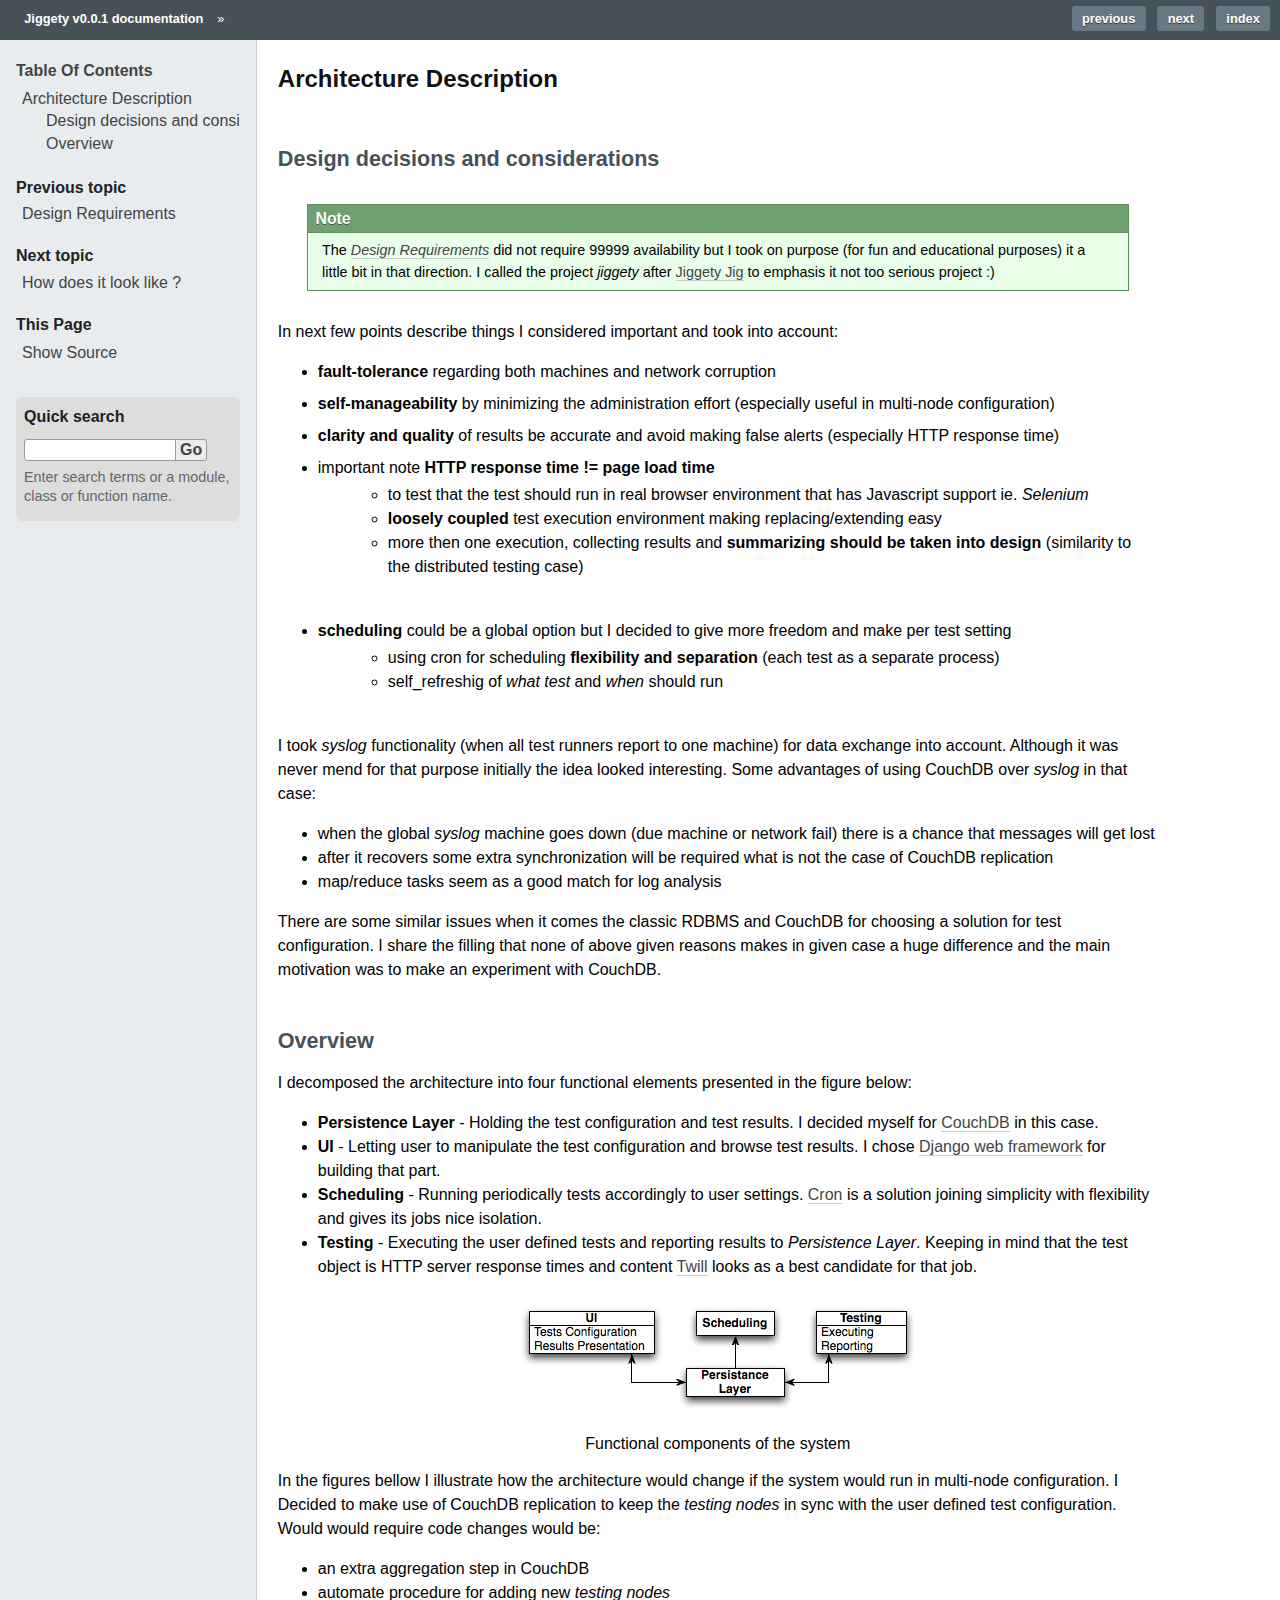
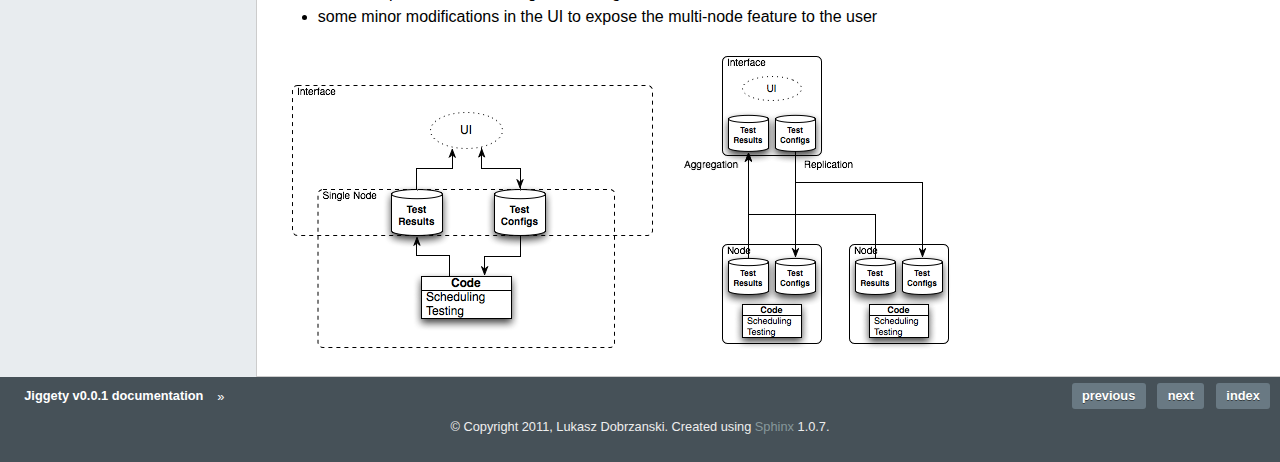
<file: architecture.html>
<!DOCTYPE html PUBLIC "-//W3C//DTD XHTML 1.0 Transitional//EN"
  "http://www.w3.org/TR/xhtml1/DTD/xhtml1-transitional.dtd">

<html xmlns="http://www.w3.org/1999/xhtml">
  <head>
    <meta http-equiv="Content-Type" content="text/html; charset=utf-8" />
    
    <title>Architecture Description &mdash; Jiggety v0.0.1 documentation</title>
    <link rel="stylesheet" href="_static/jiggety_theme.css" type="text/css" />
    <link rel="stylesheet" href="_static/pygments.css" type="text/css" />
    <script type="text/javascript">
      var DOCUMENTATION_OPTIONS = {
        URL_ROOT:    '',
        VERSION:     '0.0.1',
        COLLAPSE_INDEX: false,
        FILE_SUFFIX: '.html',
        HAS_SOURCE:  true
      };
    </script>
    <script type="text/javascript" src="_static/jquery.js"></script>
    <script type="text/javascript" src="_static/underscore.js"></script>
    <script type="text/javascript" src="_static/doctools.js"></script>
    <link rel="top" title="Jiggety v0.0.1 documentation" href="index.html" />
    <link rel="next" title="How does it look like ?" href="results.html" />
    <link rel="prev" title="Design Requirements" href="design_requirements.html" /> 
  </head>
  <body>
    <div class="related">
      <h3>Navigation</h3>
      <ul>
        <li class="right" style="margin-right: 10px">
          <a href="genindex.html" title="General Index"
             accesskey="I">index</a></li>
        <li class="right" >
          <a href="results.html" title="How does it look like ?"
             accesskey="N">next</a> |</li>
        <li class="right" >
          <a href="design_requirements.html" title="Design Requirements"
             accesskey="P">previous</a> |</li>
        <li><a href="index.html">Jiggety v0.0.1 documentation</a> &raquo;</li> 
      </ul>
    </div>  

    <div class="document">
      <div class="documentwrapper">
        <div class="bodywrapper">
          <div class="body">
            
  <div class="section" id="architecture-description">
<h1>Architecture Description<a class="headerlink" href="#architecture-description" title="Permalink to this headline">¶</a></h1>
<div class="section" id="design-decisions-and-considerations">
<h2>Design decisions and considerations<a class="headerlink" href="#design-decisions-and-considerations" title="Permalink to this headline">¶</a></h2>
<div class="admonition note">
<p class="first admonition-title">Note</p>
<p class="last">The <a class="reference internal" href="design_requirements.html#arch-requirements"><em>Design Requirements</em></a> did not require 99999 availability but I took on purpose (for fun and educational purposes) it a little bit in that direction. I called the project <em>jiggety</em>  after <a class="reference external" href="http://muppet.wikia.com/wiki/Jiggety_Jig">Jiggety Jig</a> to emphasis it not too serious project :)</p>
</div>
<p>In next few points describe things I considered important and took into account:</p>
<ul>
<li><p class="first"><strong>fault-tolerance</strong> regarding both machines and network corruption</p>
</li>
<li><p class="first"><strong>self-manageability</strong> by minimizing the administration effort (especially useful in multi-node configuration)</p>
</li>
<li><p class="first"><strong>clarity and quality</strong> of results be accurate and avoid making false alerts (especially HTTP response time)</p>
</li>
<li><dl class="first docutils">
<dt>important note <strong>HTTP response time != page load time</strong></dt>
<dd><ul class="first last simple">
<li>to test that the test should run in real browser environment that has Javascript support ie. <em>Selenium</em></li>
<li><strong>loosely coupled</strong> test execution environment making replacing/extending easy</li>
<li>more then one execution, collecting results and <strong>summarizing should be taken into design</strong> (similarity to the distributed testing case)</li>
</ul>
</dd>
</dl>
</li>
<li><dl class="first docutils">
<dt><strong>scheduling</strong> could be a global option but I decided to give more freedom and make per test setting</dt>
<dd><ul class="first last simple">
<li>using cron for scheduling <strong>flexibility and separation</strong> (each test as a separate process)</li>
<li>self_refreshig of <em>what test</em> and <em>when</em>  should run</li>
</ul>
</dd>
</dl>
</li>
</ul>
<p>I took <em>syslog</em> functionality (when all test runners report to one machine) for data exchange into account. Although it was never mend for that purpose initially the idea looked interesting. Some advantages of using CouchDB over <em>syslog</em> in that case:</p>
<ul class="simple">
<li>when the global <em>syslog</em> machine goes down (due machine or network fail) there is a chance that messages will get lost</li>
<li>after it recovers some extra synchronization will be required what is not the case of CouchDB replication</li>
<li>map/reduce tasks seem as a good match for log analysis</li>
</ul>
<p>There are some similar issues when it comes the classic RDBMS and CouchDB for choosing a solution for test configuration. I share the filling that none of above given reasons makes in given case a huge difference and the main motivation was to make an experiment with CouchDB.</p>
</div>
<div class="section" id="overview">
<span id="arch-components"></span><h2>Overview<a class="headerlink" href="#overview" title="Permalink to this headline">¶</a></h2>
<p>I decomposed the architecture into four functional elements presented in the figure below:</p>
<ul class="simple">
<li><strong>Persistence Layer</strong> - Holding the test configuration and test results. I decided myself for <a class="reference external" href="http://couchdb.apache.org/">CouchDB</a> in this case.</li>
<li><strong>UI</strong> - Letting user to manipulate the test configuration and browse test results. I chose <a class="reference external" href="https://www.djangoproject.com/">Django web framework</a>  for building that part.</li>
<li><strong>Scheduling</strong> - Running periodically tests accordingly to user settings. <a class="reference external" href="http://en.wikipedia.org/wiki/Cron">Cron</a> is a solution joining simplicity with flexibility and gives its jobs nice isolation.</li>
<li><strong>Testing</strong> - Executing the user defined tests and reporting results to <em>Persistence Layer</em>. Keeping in mind that the test object is HTTP server response times and content <a class="reference external" href="http://twill.idyll.org/commands.html">Twill</a> looks as a best candidate for that job.</li>
</ul>
<div class="figure align-center">
<img alt="Functional components of the system" src="_images/functional_components18.png" />
<p class="caption">Functional components of the system</p>
</div>
<p>In the figures bellow I illustrate how the architecture would change if the system would run in multi-node configuration. I Decided to make use of CouchDB replication to keep the <em>testing nodes</em> in sync with the user defined test configuration. Would would require code changes would be:</p>
<ul class="simple">
<li>an extra aggregation step in CouchDB</li>
<li>automate procedure for adding new <em>testing nodes</em></li>
<li>some minor modifications in the UI to expose the multi-node feature to the user</li>
</ul>
<img alt="Single-node cofiguration" src="_images/arch_elements18.png" />
<img alt="Multi-node configuration" src="_images/arch_multi_node18.png" />
</div>
</div>


          </div>
        </div>
      </div>
      <div class="sphinxsidebar">
        <div class="sphinxsidebarwrapper">
  <h3><a href="index.html">Table Of Contents</a></h3>
  <ul>
<li><a class="reference internal" href="#">Architecture Description</a><ul>
<li><a class="reference internal" href="#design-decisions-and-considerations">Design decisions and considerations</a></li>
<li><a class="reference internal" href="#overview">Overview</a></li>
</ul>
</li>
</ul>

  <h4>Previous topic</h4>
  <p class="topless"><a href="design_requirements.html"
                        title="previous chapter">Design Requirements</a></p>
  <h4>Next topic</h4>
  <p class="topless"><a href="results.html"
                        title="next chapter">How does it look like ?</a></p>
  <h3>This Page</h3>
  <ul class="this-page-menu">
    <li><a href="_sources/architecture.txt"
           rel="nofollow">Show Source</a></li>
  </ul>
<div id="searchbox" style="display: none">
  <h3>Quick search</h3>
    <form class="search" action="search.html" method="get">
      <input type="text" name="q" size="18" />
      <input type="submit" value="Go" />
      <input type="hidden" name="check_keywords" value="yes" />
      <input type="hidden" name="area" value="default" />
    </form>
    <p class="searchtip" style="font-size: 90%">
    Enter search terms or a module, class or function name.
    </p>
</div>
<script type="text/javascript">$('#searchbox').show(0);</script>
        </div>
      </div>
      <div class="clearer"></div>
    </div>
    <div class="related">
      <h3>Navigation</h3>
      <ul>
        <li class="right" style="margin-right: 10px">
          <a href="genindex.html" title="General Index"
             >index</a></li>
        <li class="right" >
          <a href="results.html" title="How does it look like ?"
             >next</a> |</li>
        <li class="right" >
          <a href="design_requirements.html" title="Design Requirements"
             >previous</a> |</li>
        <li><a href="index.html">Jiggety v0.0.1 documentation</a> &raquo;</li> 
      </ul>
    </div>
    <div class="footer">
        &copy; Copyright 2011, Lukasz Dobrzanski.
      Created using <a href="http://sphinx.pocoo.org/">Sphinx</a> 1.0.7.
    </div>
  </body>
</html>
</file>
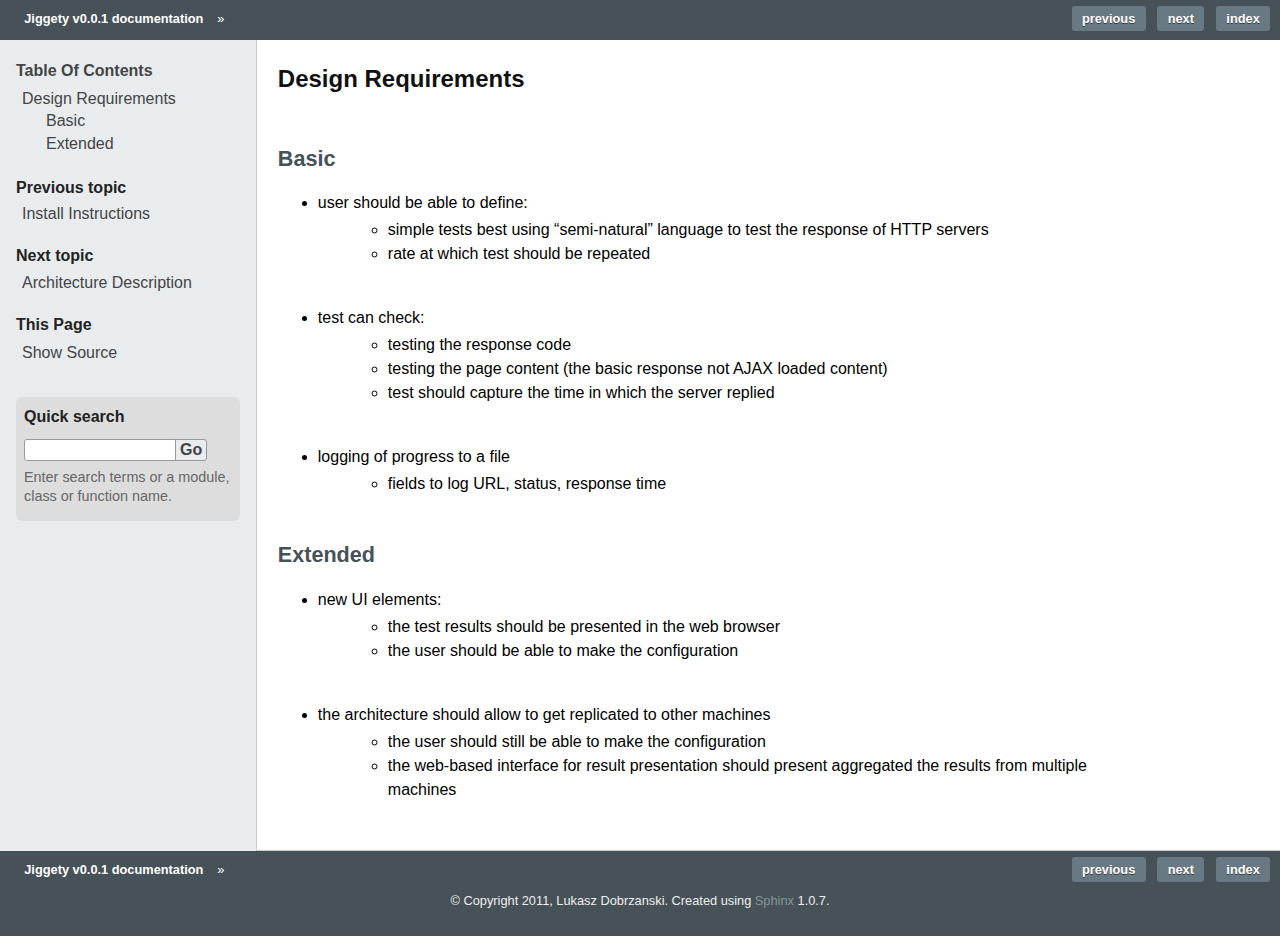
<file: design_requirements.html>
<!DOCTYPE html PUBLIC "-//W3C//DTD XHTML 1.0 Transitional//EN"
  "http://www.w3.org/TR/xhtml1/DTD/xhtml1-transitional.dtd">

<html xmlns="http://www.w3.org/1999/xhtml">
  <head>
    <meta http-equiv="Content-Type" content="text/html; charset=utf-8" />
    
    <title>Design Requirements &mdash; Jiggety v0.0.1 documentation</title>
    <link rel="stylesheet" href="_static/jiggety_theme.css" type="text/css" />
    <link rel="stylesheet" href="_static/pygments.css" type="text/css" />
    <script type="text/javascript">
      var DOCUMENTATION_OPTIONS = {
        URL_ROOT:    '',
        VERSION:     '0.0.1',
        COLLAPSE_INDEX: false,
        FILE_SUFFIX: '.html',
        HAS_SOURCE:  true
      };
    </script>
    <script type="text/javascript" src="_static/jquery.js"></script>
    <script type="text/javascript" src="_static/underscore.js"></script>
    <script type="text/javascript" src="_static/doctools.js"></script>
    <link rel="top" title="Jiggety v0.0.1 documentation" href="index.html" />
    <link rel="next" title="Architecture Description" href="architecture.html" />
    <link rel="prev" title="Install Instructions" href="INSTALL.html" /> 
  </head>
  <body>
    <div class="related">
      <h3>Navigation</h3>
      <ul>
        <li class="right" style="margin-right: 10px">
          <a href="genindex.html" title="General Index"
             accesskey="I">index</a></li>
        <li class="right" >
          <a href="architecture.html" title="Architecture Description"
             accesskey="N">next</a> |</li>
        <li class="right" >
          <a href="INSTALL.html" title="Install Instructions"
             accesskey="P">previous</a> |</li>
        <li><a href="index.html">Jiggety v0.0.1 documentation</a> &raquo;</li> 
      </ul>
    </div>  

    <div class="document">
      <div class="documentwrapper">
        <div class="bodywrapper">
          <div class="body">
            
  <div class="section" id="design-requirements">
<span id="arch-requirements"></span><h1>Design Requirements<a class="headerlink" href="#design-requirements" title="Permalink to this headline">¶</a></h1>
<div class="section" id="basic">
<h2>Basic<a class="headerlink" href="#basic" title="Permalink to this headline">¶</a></h2>
<ul>
<li><dl class="first docutils">
<dt>user should be able to define:</dt>
<dd><ul class="first last simple">
<li>simple tests best using &#8220;semi-natural&#8221; language to test the response of HTTP servers</li>
<li>rate at which test should be repeated</li>
</ul>
</dd>
</dl>
</li>
<li><dl class="first docutils">
<dt>test can check:</dt>
<dd><ul class="first last simple">
<li>testing the response code</li>
<li>testing the page content (the basic response not AJAX loaded content)</li>
<li>test should capture the time in which the server replied</li>
</ul>
</dd>
</dl>
</li>
<li><dl class="first docutils">
<dt>logging of progress to a file</dt>
<dd><ul class="first last simple">
<li>fields to log URL, status, response time</li>
</ul>
</dd>
</dl>
</li>
</ul>
</div>
<div class="section" id="extended">
<h2>Extended<a class="headerlink" href="#extended" title="Permalink to this headline">¶</a></h2>
<ul>
<li><dl class="first docutils">
<dt>new UI elements:</dt>
<dd><ul class="first last simple">
<li>the test results should be presented in the web browser</li>
<li>the user should be able to make the configuration</li>
</ul>
</dd>
</dl>
</li>
<li><dl class="first docutils">
<dt>the architecture should allow to get replicated to other machines</dt>
<dd><ul class="first last simple">
<li>the user should still be able to make the configuration</li>
<li>the web-based interface for result presentation should present aggregated the results from multiple machines</li>
</ul>
</dd>
</dl>
</li>
</ul>
</div>
</div>


          </div>
        </div>
      </div>
      <div class="sphinxsidebar">
        <div class="sphinxsidebarwrapper">
  <h3><a href="index.html">Table Of Contents</a></h3>
  <ul>
<li><a class="reference internal" href="#">Design Requirements</a><ul>
<li><a class="reference internal" href="#basic">Basic</a></li>
<li><a class="reference internal" href="#extended">Extended</a></li>
</ul>
</li>
</ul>

  <h4>Previous topic</h4>
  <p class="topless"><a href="INSTALL.html"
                        title="previous chapter">Install Instructions</a></p>
  <h4>Next topic</h4>
  <p class="topless"><a href="architecture.html"
                        title="next chapter">Architecture Description</a></p>
  <h3>This Page</h3>
  <ul class="this-page-menu">
    <li><a href="_sources/design_requirements.txt"
           rel="nofollow">Show Source</a></li>
  </ul>
<div id="searchbox" style="display: none">
  <h3>Quick search</h3>
    <form class="search" action="search.html" method="get">
      <input type="text" name="q" size="18" />
      <input type="submit" value="Go" />
      <input type="hidden" name="check_keywords" value="yes" />
      <input type="hidden" name="area" value="default" />
    </form>
    <p class="searchtip" style="font-size: 90%">
    Enter search terms or a module, class or function name.
    </p>
</div>
<script type="text/javascript">$('#searchbox').show(0);</script>
        </div>
      </div>
      <div class="clearer"></div>
    </div>
    <div class="related">
      <h3>Navigation</h3>
      <ul>
        <li class="right" style="margin-right: 10px">
          <a href="genindex.html" title="General Index"
             >index</a></li>
        <li class="right" >
          <a href="architecture.html" title="Architecture Description"
             >next</a> |</li>
        <li class="right" >
          <a href="INSTALL.html" title="Install Instructions"
             >previous</a> |</li>
        <li><a href="index.html">Jiggety v0.0.1 documentation</a> &raquo;</li> 
      </ul>
    </div>
    <div class="footer">
        &copy; Copyright 2011, Lukasz Dobrzanski.
      Created using <a href="http://sphinx.pocoo.org/">Sphinx</a> 1.0.7.
    </div>
  </body>
</html>
</file>
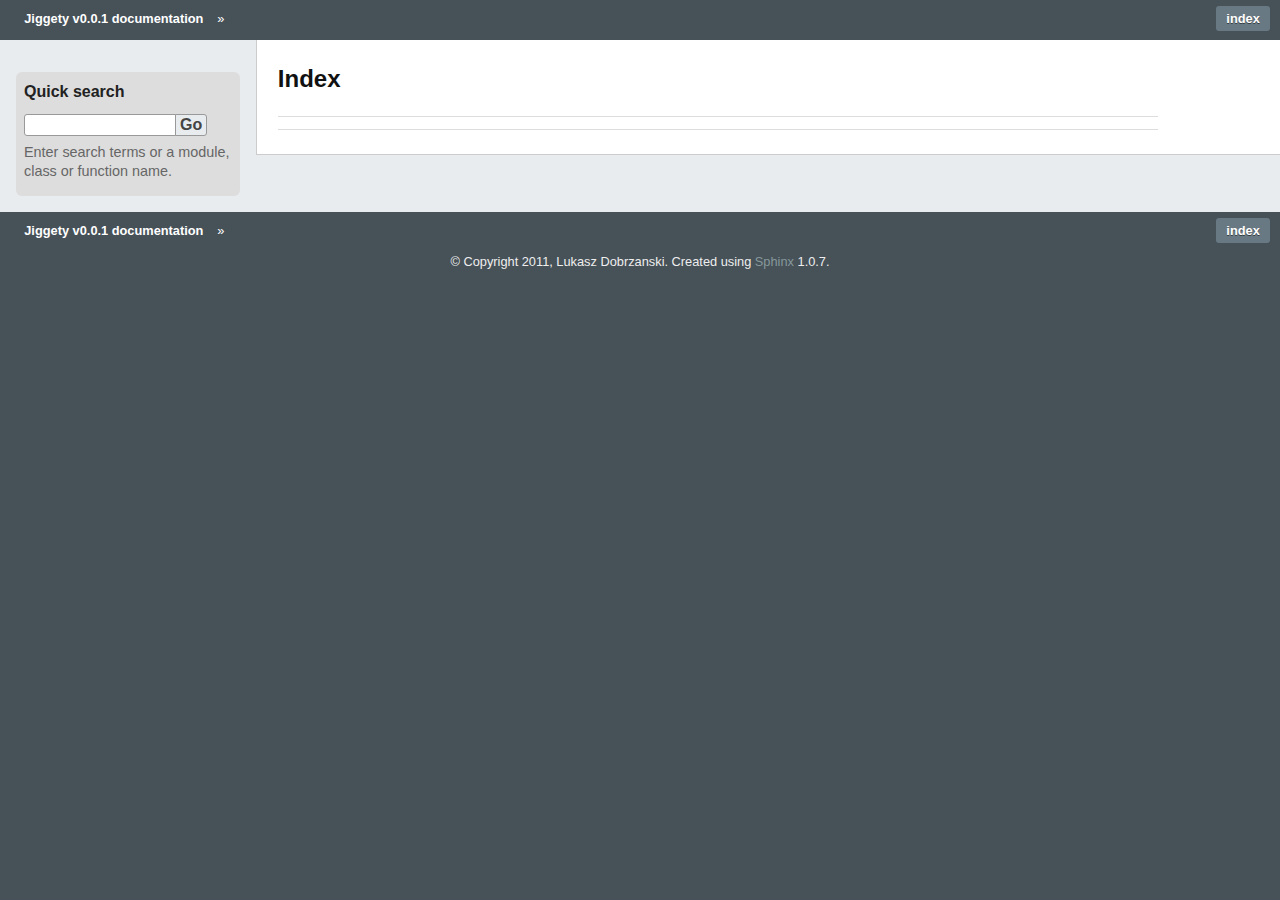
<file: genindex.html>
<!DOCTYPE html PUBLIC "-//W3C//DTD XHTML 1.0 Transitional//EN"
  "http://www.w3.org/TR/xhtml1/DTD/xhtml1-transitional.dtd">

<html xmlns="http://www.w3.org/1999/xhtml">
  <head>
    <meta http-equiv="Content-Type" content="text/html; charset=utf-8" />
    
    <title>Index &mdash; Jiggety v0.0.1 documentation</title>
    <link rel="stylesheet" href="_static/jiggety_theme.css" type="text/css" />
    <link rel="stylesheet" href="_static/pygments.css" type="text/css" />
    <script type="text/javascript">
      var DOCUMENTATION_OPTIONS = {
        URL_ROOT:    '',
        VERSION:     '0.0.1',
        COLLAPSE_INDEX: false,
        FILE_SUFFIX: '.html',
        HAS_SOURCE:  true
      };
    </script>
    <script type="text/javascript" src="_static/jquery.js"></script>
    <script type="text/javascript" src="_static/underscore.js"></script>
    <script type="text/javascript" src="_static/doctools.js"></script>
    <link rel="top" title="Jiggety v0.0.1 documentation" href="index.html" /> 
  </head>
  <body>
    <div class="related">
      <h3>Navigation</h3>
      <ul>
        <li class="right" style="margin-right: 10px">
          <a href="#" title="General Index"
             accesskey="I">index</a></li>
        <li><a href="index.html">Jiggety v0.0.1 documentation</a> &raquo;</li> 
      </ul>
    </div>  

    <div class="document">
      <div class="documentwrapper">
        <div class="bodywrapper">
          <div class="body">
            

   <h1 id="index">Index</h1>

   <div class="genindex-jumpbox">
   
   </div>


          </div>
        </div>
      </div>
      <div class="sphinxsidebar">
        <div class="sphinxsidebarwrapper">

   

<div id="searchbox" style="display: none">
  <h3>Quick search</h3>
    <form class="search" action="search.html" method="get">
      <input type="text" name="q" size="18" />
      <input type="submit" value="Go" />
      <input type="hidden" name="check_keywords" value="yes" />
      <input type="hidden" name="area" value="default" />
    </form>
    <p class="searchtip" style="font-size: 90%">
    Enter search terms or a module, class or function name.
    </p>
</div>
<script type="text/javascript">$('#searchbox').show(0);</script>
        </div>
      </div>
      <div class="clearer"></div>
    </div>
    <div class="related">
      <h3>Navigation</h3>
      <ul>
        <li class="right" style="margin-right: 10px">
          <a href="#" title="General Index"
             >index</a></li>
        <li><a href="index.html">Jiggety v0.0.1 documentation</a> &raquo;</li> 
      </ul>
    </div>
    <div class="footer">
        &copy; Copyright 2011, Lukasz Dobrzanski.
      Created using <a href="http://sphinx.pocoo.org/">Sphinx</a> 1.0.7.
    </div>
  </body>
</html>
</file>
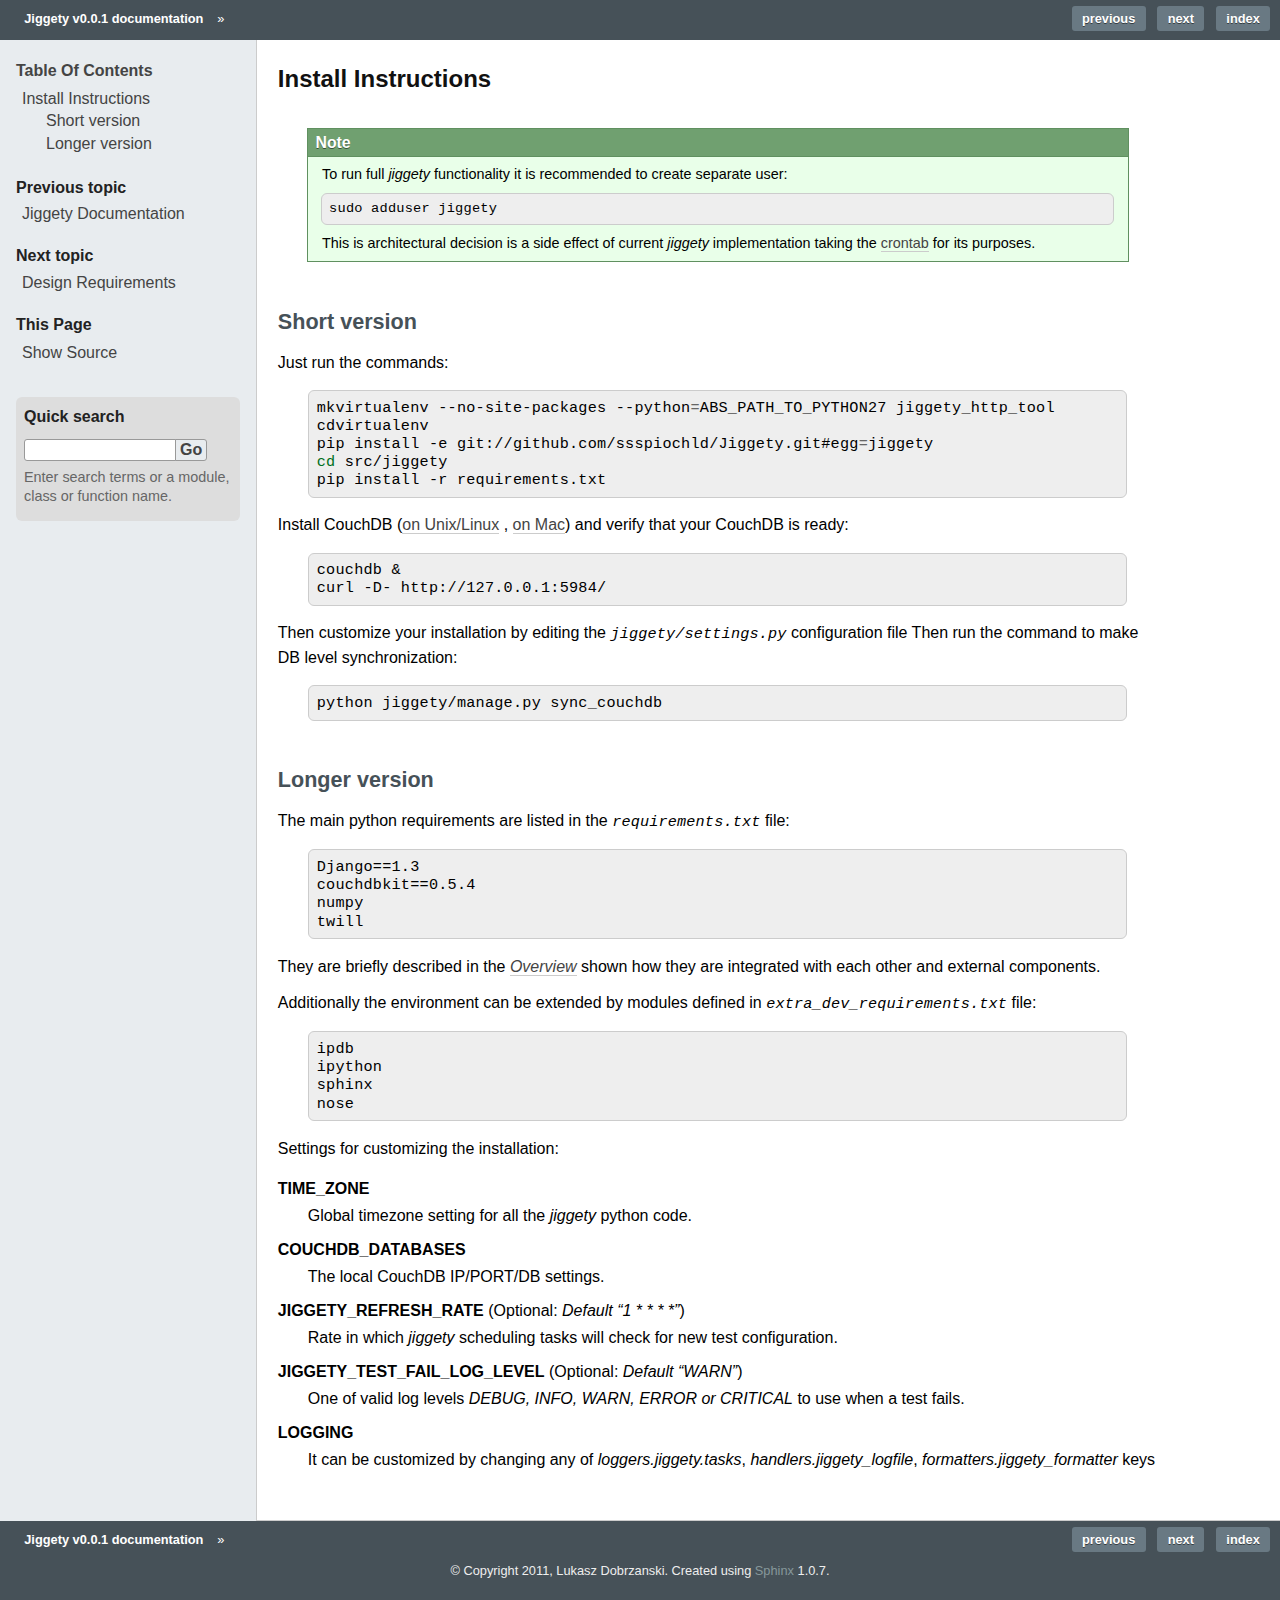
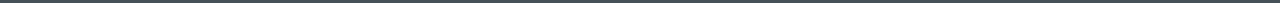
<file: INSTALL.html>
<!DOCTYPE html PUBLIC "-//W3C//DTD XHTML 1.0 Transitional//EN"
  "http://www.w3.org/TR/xhtml1/DTD/xhtml1-transitional.dtd">

<html xmlns="http://www.w3.org/1999/xhtml">
  <head>
    <meta http-equiv="Content-Type" content="text/html; charset=utf-8" />
    
    <title>Install Instructions &mdash; Jiggety v0.0.1 documentation</title>
    <link rel="stylesheet" href="_static/jiggety_theme.css" type="text/css" />
    <link rel="stylesheet" href="_static/pygments.css" type="text/css" />
    <script type="text/javascript">
      var DOCUMENTATION_OPTIONS = {
        URL_ROOT:    '',
        VERSION:     '0.0.1',
        COLLAPSE_INDEX: false,
        FILE_SUFFIX: '.html',
        HAS_SOURCE:  true
      };
    </script>
    <script type="text/javascript" src="_static/jquery.js"></script>
    <script type="text/javascript" src="_static/underscore.js"></script>
    <script type="text/javascript" src="_static/doctools.js"></script>
    <link rel="top" title="Jiggety v0.0.1 documentation" href="index.html" />
    <link rel="next" title="Design Requirements" href="design_requirements.html" />
    <link rel="prev" title="Jiggety Documentation" href="index.html" /> 
  </head>
  <body>
    <div class="related">
      <h3>Navigation</h3>
      <ul>
        <li class="right" style="margin-right: 10px">
          <a href="genindex.html" title="General Index"
             accesskey="I">index</a></li>
        <li class="right" >
          <a href="design_requirements.html" title="Design Requirements"
             accesskey="N">next</a> |</li>
        <li class="right" >
          <a href="index.html" title="Jiggety Documentation"
             accesskey="P">previous</a> |</li>
        <li><a href="index.html">Jiggety v0.0.1 documentation</a> &raquo;</li> 
      </ul>
    </div>  

    <div class="document">
      <div class="documentwrapper">
        <div class="bodywrapper">
          <div class="body">
            
  <div class="section" id="install-instructions">
<h1>Install Instructions<a class="headerlink" href="#install-instructions" title="Permalink to this headline">¶</a></h1>
<div class="admonition note">
<p class="first admonition-title">Note</p>
<p>To run full <em>jiggety</em> functionality  it is recommended to create separate user:</p>
<div class="highlight-bash"><div class="highlight"><pre>sudo adduser jiggety
</pre></div>
</div>
<p class="last">This is architectural decision is a side effect of current <em>jiggety</em> implementation taking the <a class="reference external" href="http://en.wikipedia.org/wiki/Cron">crontab</a> for its purposes.</p>
</div>
<div class="section" id="short-version">
<h2>Short version<a class="headerlink" href="#short-version" title="Permalink to this headline">¶</a></h2>
<p>Just run the commands:</p>
<div class="highlight-bash"><div class="highlight"><pre>mkvirtualenv --no-site-packages --python<span class="o">=</span>ABS_PATH_TO_PYTHON27 jiggety_http_tool
cdvirtualenv
pip install -e git://github.com/ssspiochld/Jiggety.git#egg<span class="o">=</span>jiggety
<span class="nb">cd </span>src/jiggety
pip install -r requirements.txt
</pre></div>
</div>
<p>Install CouchDB (<a class="reference external" href="http://guide.couchdb.org/editions/1/en/unix.html">on Unix/Linux</a> , <a class="reference external" href="http://guide.couchdb.org/editions/1/en/mac.html">on Mac</a>) and verify that your CouchDB is ready:</p>
<div class="highlight-bash"><div class="highlight"><pre>couchdb &amp;
curl -D- http://127.0.0.1:5984/
</pre></div>
</div>
<p>Then customize your installation by editing the <cite>jiggety/settings.py</cite> configuration file
Then run the command to make DB level synchronization:</p>
<div class="highlight-bash"><div class="highlight"><pre>python jiggety/manage.py sync_couchdb
</pre></div>
</div>
</div>
<div class="section" id="longer-version">
<h2>Longer version<a class="headerlink" href="#longer-version" title="Permalink to this headline">¶</a></h2>
<p>The main python requirements are listed in the <cite>requirements.txt</cite> file:</p>
<div class="highlight-python"><pre>Django==1.3
couchdbkit==0.5.4
numpy
twill</pre>
</div>
<p>They are briefly described in the <a class="reference internal" href="architecture.html#arch-components"><em>Overview</em></a> shown how they are integrated with each other and external components.</p>
<p>Additionally the environment can be extended by modules defined in <cite>extra_dev_requirements.txt</cite>  file:</p>
<div class="highlight-python"><div class="highlight"><pre><span class="n">ipdb</span>
<span class="n">ipython</span>
<span class="n">sphinx</span>
<span class="n">nose</span>
</pre></div>
</div>
<p>Settings for customizing the installation:</p>
<dl class="docutils">
<dt><strong>TIME_ZONE</strong></dt>
<dd>Global timezone setting for all the <em>jiggety</em> python code.</dd>
<dt><strong>COUCHDB_DATABASES</strong></dt>
<dd>The local CouchDB IP/PORT/DB settings.</dd>
<dt><strong>JIGGETY_REFRESH_RATE</strong> (Optional: <em>Default &#8220;1 * * * *&#8221;</em>)</dt>
<dd>Rate in which <em>jiggety</em> scheduling tasks will check for new test configuration.</dd>
<dt><strong>JIGGETY_TEST_FAIL_LOG_LEVEL</strong> (Optional: <em>Default &#8220;WARN&#8221;</em>)</dt>
<dd>One of valid log levels <em>DEBUG, INFO, WARN, ERROR or CRITICAL</em> to use when a test fails.</dd>
<dt><strong>LOGGING</strong></dt>
<dd>It can be customized by changing any of <em>loggers.jiggety.tasks</em>, <em>handlers.jiggety_logfile</em>, <em>formatters.jiggety_formatter</em> keys</dd>
</dl>
</div>
</div>


          </div>
        </div>
      </div>
      <div class="sphinxsidebar">
        <div class="sphinxsidebarwrapper">
  <h3><a href="index.html">Table Of Contents</a></h3>
  <ul>
<li><a class="reference internal" href="#">Install Instructions</a><ul>
<li><a class="reference internal" href="#short-version">Short version</a></li>
<li><a class="reference internal" href="#longer-version">Longer version</a></li>
</ul>
</li>
</ul>

  <h4>Previous topic</h4>
  <p class="topless"><a href="index.html"
                        title="previous chapter">Jiggety Documentation</a></p>
  <h4>Next topic</h4>
  <p class="topless"><a href="design_requirements.html"
                        title="next chapter">Design Requirements</a></p>
  <h3>This Page</h3>
  <ul class="this-page-menu">
    <li><a href="_sources/INSTALL.txt"
           rel="nofollow">Show Source</a></li>
  </ul>
<div id="searchbox" style="display: none">
  <h3>Quick search</h3>
    <form class="search" action="search.html" method="get">
      <input type="text" name="q" size="18" />
      <input type="submit" value="Go" />
      <input type="hidden" name="check_keywords" value="yes" />
      <input type="hidden" name="area" value="default" />
    </form>
    <p class="searchtip" style="font-size: 90%">
    Enter search terms or a module, class or function name.
    </p>
</div>
<script type="text/javascript">$('#searchbox').show(0);</script>
        </div>
      </div>
      <div class="clearer"></div>
    </div>
    <div class="related">
      <h3>Navigation</h3>
      <ul>
        <li class="right" style="margin-right: 10px">
          <a href="genindex.html" title="General Index"
             >index</a></li>
        <li class="right" >
          <a href="design_requirements.html" title="Design Requirements"
             >next</a> |</li>
        <li class="right" >
          <a href="index.html" title="Jiggety Documentation"
             >previous</a> |</li>
        <li><a href="index.html">Jiggety v0.0.1 documentation</a> &raquo;</li> 
      </ul>
    </div>
    <div class="footer">
        &copy; Copyright 2011, Lukasz Dobrzanski.
      Created using <a href="http://sphinx.pocoo.org/">Sphinx</a> 1.0.7.
    </div>
  </body>
</html>
</file>
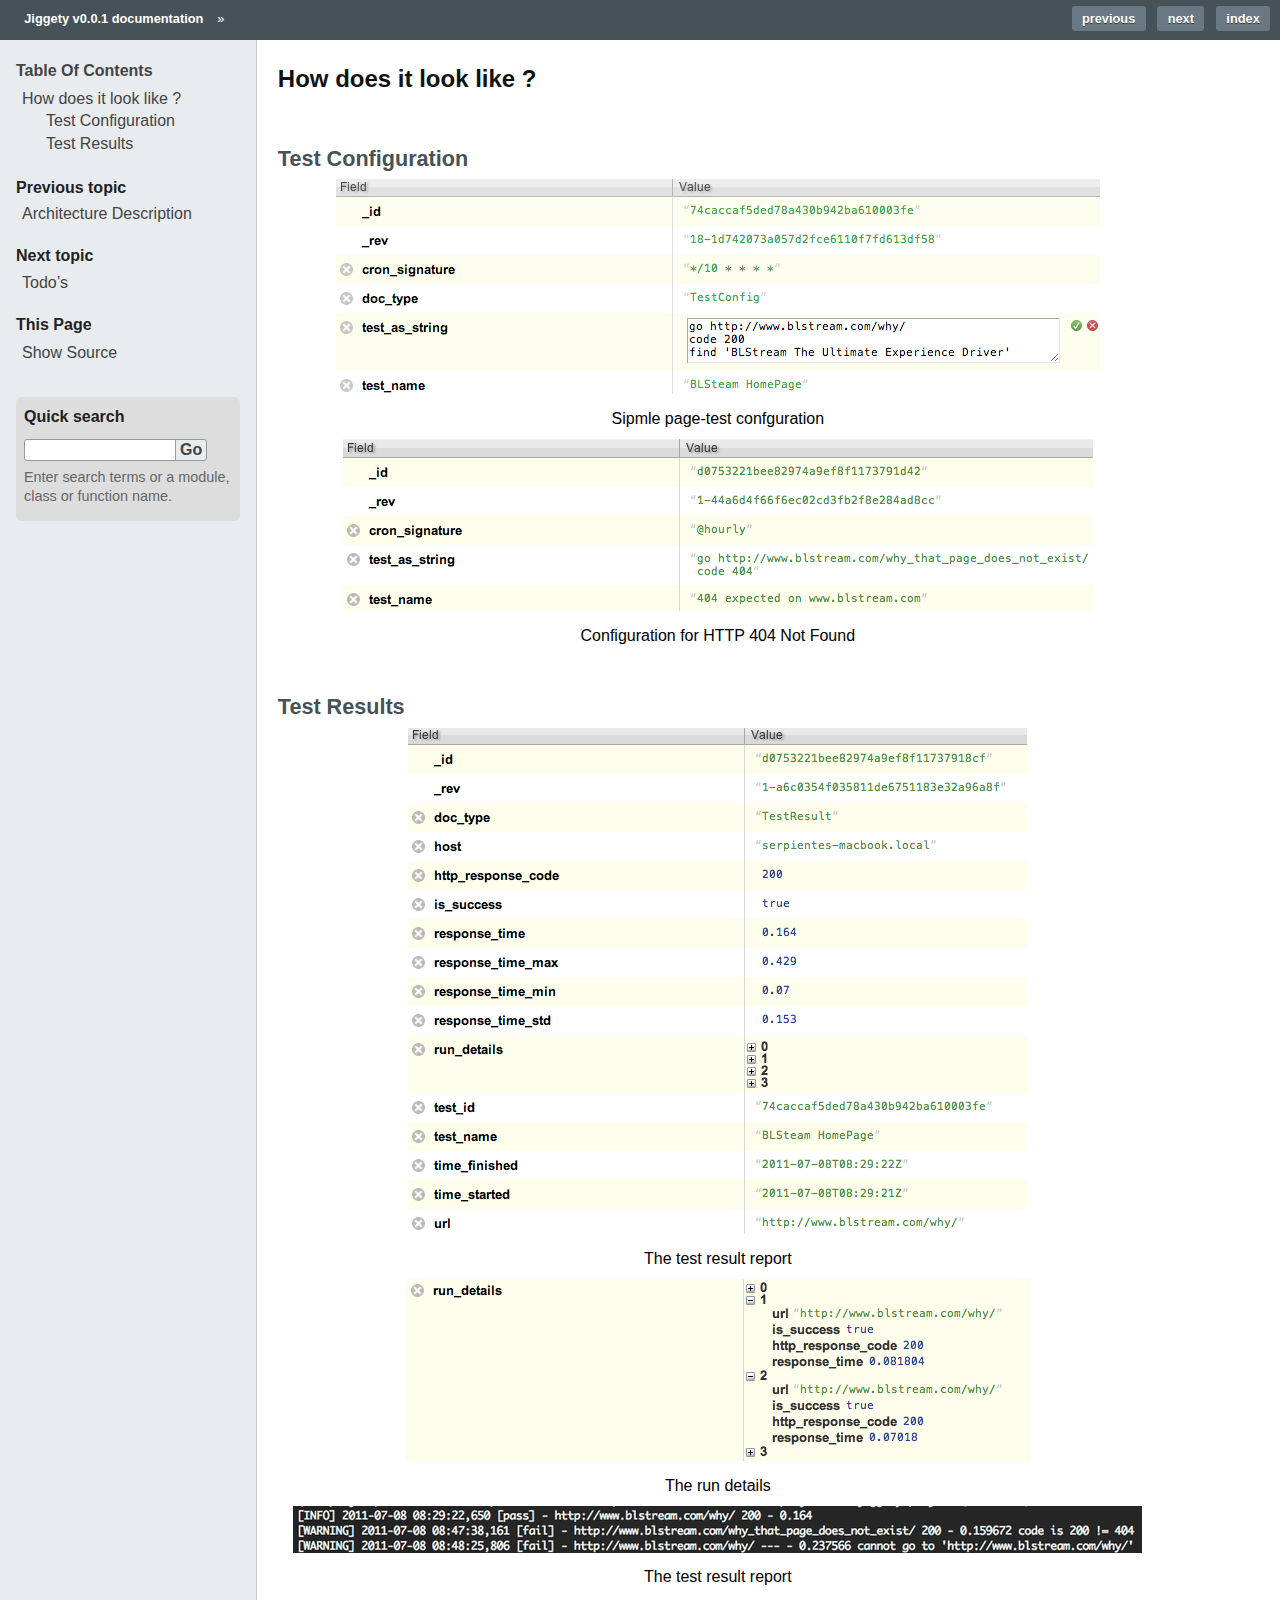
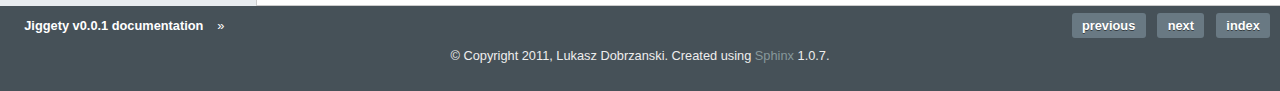
<file: results.html>
<!DOCTYPE html PUBLIC "-//W3C//DTD XHTML 1.0 Transitional//EN"
  "http://www.w3.org/TR/xhtml1/DTD/xhtml1-transitional.dtd">

<html xmlns="http://www.w3.org/1999/xhtml">
  <head>
    <meta http-equiv="Content-Type" content="text/html; charset=utf-8" />
    
    <title>How does it look like ? &mdash; Jiggety v0.0.1 documentation</title>
    <link rel="stylesheet" href="_static/jiggety_theme.css" type="text/css" />
    <link rel="stylesheet" href="_static/pygments.css" type="text/css" />
    <script type="text/javascript">
      var DOCUMENTATION_OPTIONS = {
        URL_ROOT:    '',
        VERSION:     '0.0.1',
        COLLAPSE_INDEX: false,
        FILE_SUFFIX: '.html',
        HAS_SOURCE:  true
      };
    </script>
    <script type="text/javascript" src="_static/jquery.js"></script>
    <script type="text/javascript" src="_static/underscore.js"></script>
    <script type="text/javascript" src="_static/doctools.js"></script>
    <link rel="top" title="Jiggety v0.0.1 documentation" href="index.html" />
    <link rel="next" title="Todo’s" href="todo.html" />
    <link rel="prev" title="Architecture Description" href="architecture.html" /> 
  </head>
  <body>
    <div class="related">
      <h3>Navigation</h3>
      <ul>
        <li class="right" style="margin-right: 10px">
          <a href="genindex.html" title="General Index"
             accesskey="I">index</a></li>
        <li class="right" >
          <a href="todo.html" title="Todo’s"
             accesskey="N">next</a> |</li>
        <li class="right" >
          <a href="architecture.html" title="Architecture Description"
             accesskey="P">previous</a> |</li>
        <li><a href="index.html">Jiggety v0.0.1 documentation</a> &raquo;</li> 
      </ul>
    </div>  

    <div class="document">
      <div class="documentwrapper">
        <div class="bodywrapper">
          <div class="body">
            
  <div class="section" id="how-does-it-look-like">
<h1>How does it look like ?<a class="headerlink" href="#how-does-it-look-like" title="Permalink to this headline">¶</a></h1>
<div class="section" id="test-configuration">
<h2>Test Configuration<a class="headerlink" href="#test-configuration" title="Permalink to this headline">¶</a></h2>
<div class="figure align-center">
<img alt="Sipmle page-test confguration" src="_images/TestConfig14.png" />
<p class="caption">Sipmle page-test confguration</p>
</div>
<div class="figure align-center">
<img alt="Configuration for HTTP 404 Not Found" src="_images/TestConfig40414.png" />
<p class="caption">Configuration for HTTP 404 Not Found</p>
</div>
</div>
<div class="section" id="test-results">
<h2>Test Results<a class="headerlink" href="#test-results" title="Permalink to this headline">¶</a></h2>
<div class="figure align-center">
<img alt="The test result report" src="_images/TestResult14.png" />
<p class="caption">The test result report</p>
</div>
<div class="figure align-center">
<img alt="The run details" src="_images/run_details14.png" />
<p class="caption">The run details</p>
</div>
<div class="figure align-center">
<img alt="The test result report" src="_images/LogFile14.png" />
<p class="caption">The test result report</p>
</div>
</div>
</div>


          </div>
        </div>
      </div>
      <div class="sphinxsidebar">
        <div class="sphinxsidebarwrapper">
  <h3><a href="index.html">Table Of Contents</a></h3>
  <ul>
<li><a class="reference internal" href="#">How does it look like ?</a><ul>
<li><a class="reference internal" href="#test-configuration">Test Configuration</a></li>
<li><a class="reference internal" href="#test-results">Test Results</a></li>
</ul>
</li>
</ul>

  <h4>Previous topic</h4>
  <p class="topless"><a href="architecture.html"
                        title="previous chapter">Architecture Description</a></p>
  <h4>Next topic</h4>
  <p class="topless"><a href="todo.html"
                        title="next chapter">Todo&#8217;s</a></p>
  <h3>This Page</h3>
  <ul class="this-page-menu">
    <li><a href="_sources/results.txt"
           rel="nofollow">Show Source</a></li>
  </ul>
<div id="searchbox" style="display: none">
  <h3>Quick search</h3>
    <form class="search" action="search.html" method="get">
      <input type="text" name="q" size="18" />
      <input type="submit" value="Go" />
      <input type="hidden" name="check_keywords" value="yes" />
      <input type="hidden" name="area" value="default" />
    </form>
    <p class="searchtip" style="font-size: 90%">
    Enter search terms or a module, class or function name.
    </p>
</div>
<script type="text/javascript">$('#searchbox').show(0);</script>
        </div>
      </div>
      <div class="clearer"></div>
    </div>
    <div class="related">
      <h3>Navigation</h3>
      <ul>
        <li class="right" style="margin-right: 10px">
          <a href="genindex.html" title="General Index"
             >index</a></li>
        <li class="right" >
          <a href="todo.html" title="Todo’s"
             >next</a> |</li>
        <li class="right" >
          <a href="architecture.html" title="Architecture Description"
             >previous</a> |</li>
        <li><a href="index.html">Jiggety v0.0.1 documentation</a> &raquo;</li> 
      </ul>
    </div>
    <div class="footer">
        &copy; Copyright 2011, Lukasz Dobrzanski.
      Created using <a href="http://sphinx.pocoo.org/">Sphinx</a> 1.0.7.
    </div>
  </body>
</html>
</file>
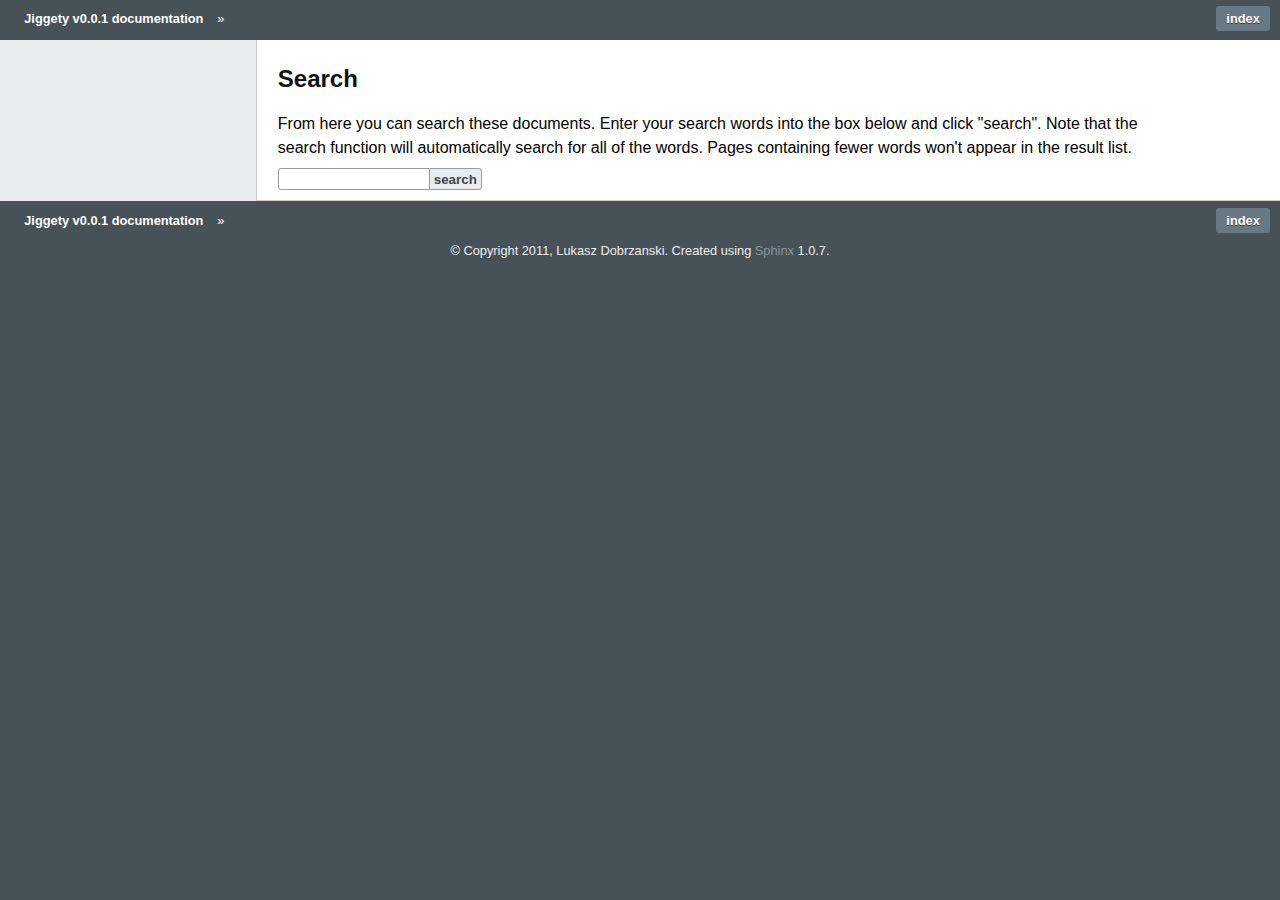
<file: search.html>
<!DOCTYPE html PUBLIC "-//W3C//DTD XHTML 1.0 Transitional//EN"
  "http://www.w3.org/TR/xhtml1/DTD/xhtml1-transitional.dtd">

<html xmlns="http://www.w3.org/1999/xhtml">
  <head>
    <meta http-equiv="Content-Type" content="text/html; charset=utf-8" />
    
    <title>Search &mdash; Jiggety v0.0.1 documentation</title>
    <link rel="stylesheet" href="_static/jiggety_theme.css" type="text/css" />
    <link rel="stylesheet" href="_static/pygments.css" type="text/css" />
    <script type="text/javascript">
      var DOCUMENTATION_OPTIONS = {
        URL_ROOT:    '',
        VERSION:     '0.0.1',
        COLLAPSE_INDEX: false,
        FILE_SUFFIX: '.html',
        HAS_SOURCE:  true
      };
    </script>
    <script type="text/javascript" src="_static/jquery.js"></script>
    <script type="text/javascript" src="_static/underscore.js"></script>
    <script type="text/javascript" src="_static/doctools.js"></script>
    <script type="text/javascript" src="_static/searchtools.js"></script>
    <link rel="top" title="Jiggety v0.0.1 documentation" href="index.html" />
  <script type="text/javascript">
    jQuery(function() { Search.loadIndex("searchindex.js"); });
  </script>
   

  </head>
  <body>
    <div class="related">
      <h3>Navigation</h3>
      <ul>
        <li class="right" style="margin-right: 10px">
          <a href="genindex.html" title="General Index"
             accesskey="I">index</a></li>
        <li><a href="index.html">Jiggety v0.0.1 documentation</a> &raquo;</li> 
      </ul>
    </div>  

    <div class="document">
      <div class="documentwrapper">
        <div class="bodywrapper">
          <div class="body">
            
  <h1 id="search-documentation">Search</h1>
  <div id="fallback" class="admonition warning">
  <script type="text/javascript">$('#fallback').hide();</script>
  <p>
    Please activate JavaScript to enable the search
    functionality.
  </p>
  </div>
  <p>
    From here you can search these documents. Enter your search
    words into the box below and click "search". Note that the search
    function will automatically search for all of the words. Pages
    containing fewer words won't appear in the result list.
  </p>
  <form action="" method="get">
    <input type="text" name="q" value="" />
    <input type="submit" value="search" />
    <span id="search-progress" style="padding-left: 10px"></span>
  </form>
  
  <div id="search-results">
  
  </div>

          </div>
        </div>
      </div>
      <div class="sphinxsidebar">
        <div class="sphinxsidebarwrapper">
        </div>
      </div>
      <div class="clearer"></div>
    </div>
    <div class="related">
      <h3>Navigation</h3>
      <ul>
        <li class="right" style="margin-right: 10px">
          <a href="genindex.html" title="General Index"
             >index</a></li>
        <li><a href="index.html">Jiggety v0.0.1 documentation</a> &raquo;</li> 
      </ul>
    </div>
    <div class="footer">
        &copy; Copyright 2011, Lukasz Dobrzanski.
      Created using <a href="http://sphinx.pocoo.org/">Sphinx</a> 1.0.7.
    </div>
  </body>
</html>
</file>
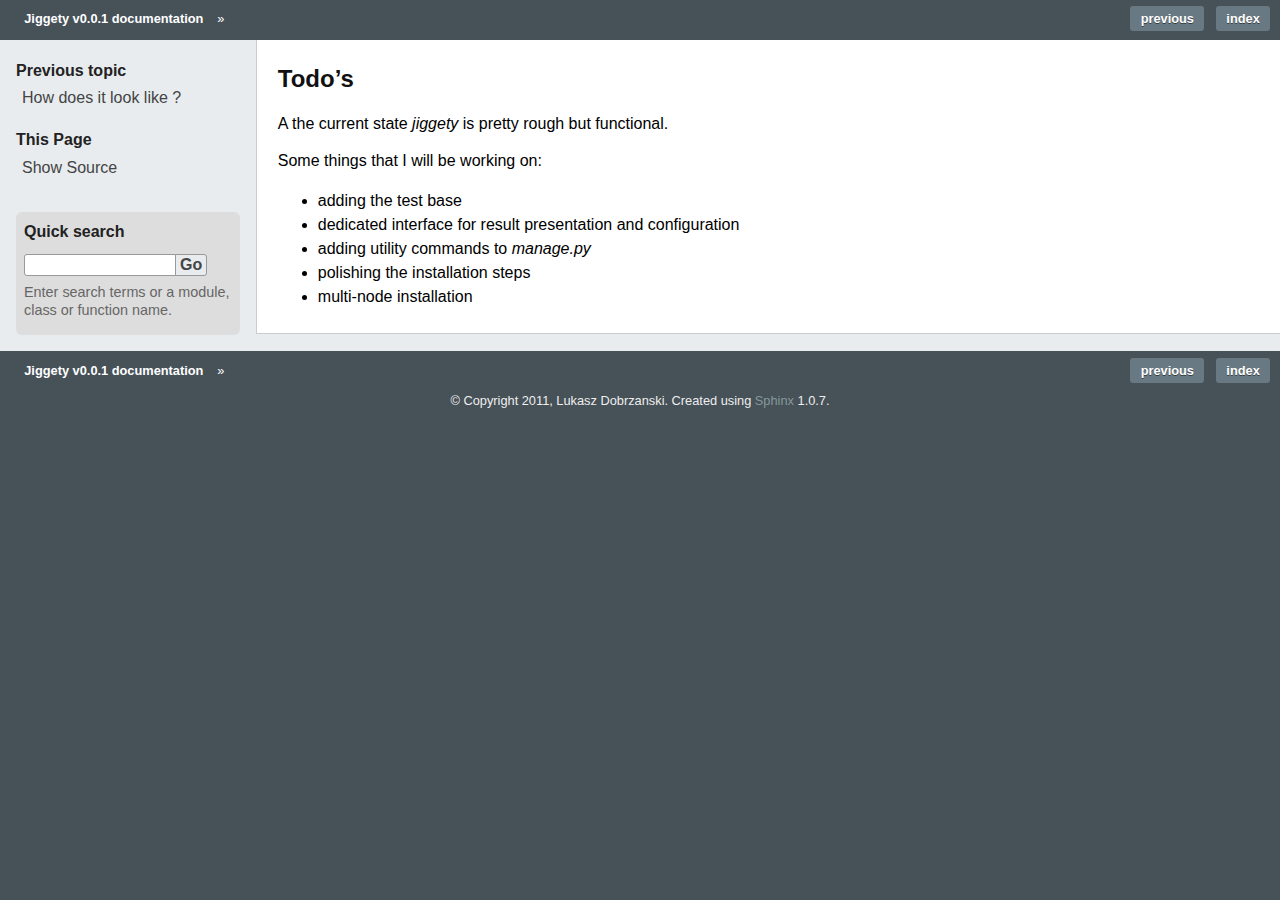
<file: todo.html>
<!DOCTYPE html PUBLIC "-//W3C//DTD XHTML 1.0 Transitional//EN"
  "http://www.w3.org/TR/xhtml1/DTD/xhtml1-transitional.dtd">

<html xmlns="http://www.w3.org/1999/xhtml">
  <head>
    <meta http-equiv="Content-Type" content="text/html; charset=utf-8" />
    
    <title>Todo’s &mdash; Jiggety v0.0.1 documentation</title>
    <link rel="stylesheet" href="_static/jiggety_theme.css" type="text/css" />
    <link rel="stylesheet" href="_static/pygments.css" type="text/css" />
    <script type="text/javascript">
      var DOCUMENTATION_OPTIONS = {
        URL_ROOT:    '',
        VERSION:     '0.0.1',
        COLLAPSE_INDEX: false,
        FILE_SUFFIX: '.html',
        HAS_SOURCE:  true
      };
    </script>
    <script type="text/javascript" src="_static/jquery.js"></script>
    <script type="text/javascript" src="_static/underscore.js"></script>
    <script type="text/javascript" src="_static/doctools.js"></script>
    <link rel="top" title="Jiggety v0.0.1 documentation" href="index.html" />
    <link rel="prev" title="How does it look like ?" href="results.html" /> 
  </head>
  <body>
    <div class="related">
      <h3>Navigation</h3>
      <ul>
        <li class="right" style="margin-right: 10px">
          <a href="genindex.html" title="General Index"
             accesskey="I">index</a></li>
        <li class="right" >
          <a href="results.html" title="How does it look like ?"
             accesskey="P">previous</a> |</li>
        <li><a href="index.html">Jiggety v0.0.1 documentation</a> &raquo;</li> 
      </ul>
    </div>  

    <div class="document">
      <div class="documentwrapper">
        <div class="bodywrapper">
          <div class="body">
            
  <div class="section" id="todo-s">
<h1>Todo&#8217;s<a class="headerlink" href="#todo-s" title="Permalink to this headline">¶</a></h1>
<p>A the current state <em>jiggety</em> is pretty rough but functional.</p>
<p>Some things that I will be working on:</p>
<ul class="simple">
<li>adding the test base</li>
<li>dedicated interface for result presentation and configuration</li>
<li>adding utility commands to <em>manage.py</em></li>
<li>polishing the installation steps</li>
<li>multi-node installation</li>
</ul>
</div>


          </div>
        </div>
      </div>
      <div class="sphinxsidebar">
        <div class="sphinxsidebarwrapper">
  <h4>Previous topic</h4>
  <p class="topless"><a href="results.html"
                        title="previous chapter">How does it look like ?</a></p>
  <h3>This Page</h3>
  <ul class="this-page-menu">
    <li><a href="_sources/todo.txt"
           rel="nofollow">Show Source</a></li>
  </ul>
<div id="searchbox" style="display: none">
  <h3>Quick search</h3>
    <form class="search" action="search.html" method="get">
      <input type="text" name="q" size="18" />
      <input type="submit" value="Go" />
      <input type="hidden" name="check_keywords" value="yes" />
      <input type="hidden" name="area" value="default" />
    </form>
    <p class="searchtip" style="font-size: 90%">
    Enter search terms or a module, class or function name.
    </p>
</div>
<script type="text/javascript">$('#searchbox').show(0);</script>
        </div>
      </div>
      <div class="clearer"></div>
    </div>
    <div class="related">
      <h3>Navigation</h3>
      <ul>
        <li class="right" style="margin-right: 10px">
          <a href="genindex.html" title="General Index"
             >index</a></li>
        <li class="right" >
          <a href="results.html" title="How does it look like ?"
             >previous</a> |</li>
        <li><a href="index.html">Jiggety v0.0.1 documentation</a> &raquo;</li> 
      </ul>
    </div>
    <div class="footer">
        &copy; Copyright 2011, Lukasz Dobrzanski.
      Created using <a href="http://sphinx.pocoo.org/">Sphinx</a> 1.0.7.
    </div>
  </body>
</html>
</file>
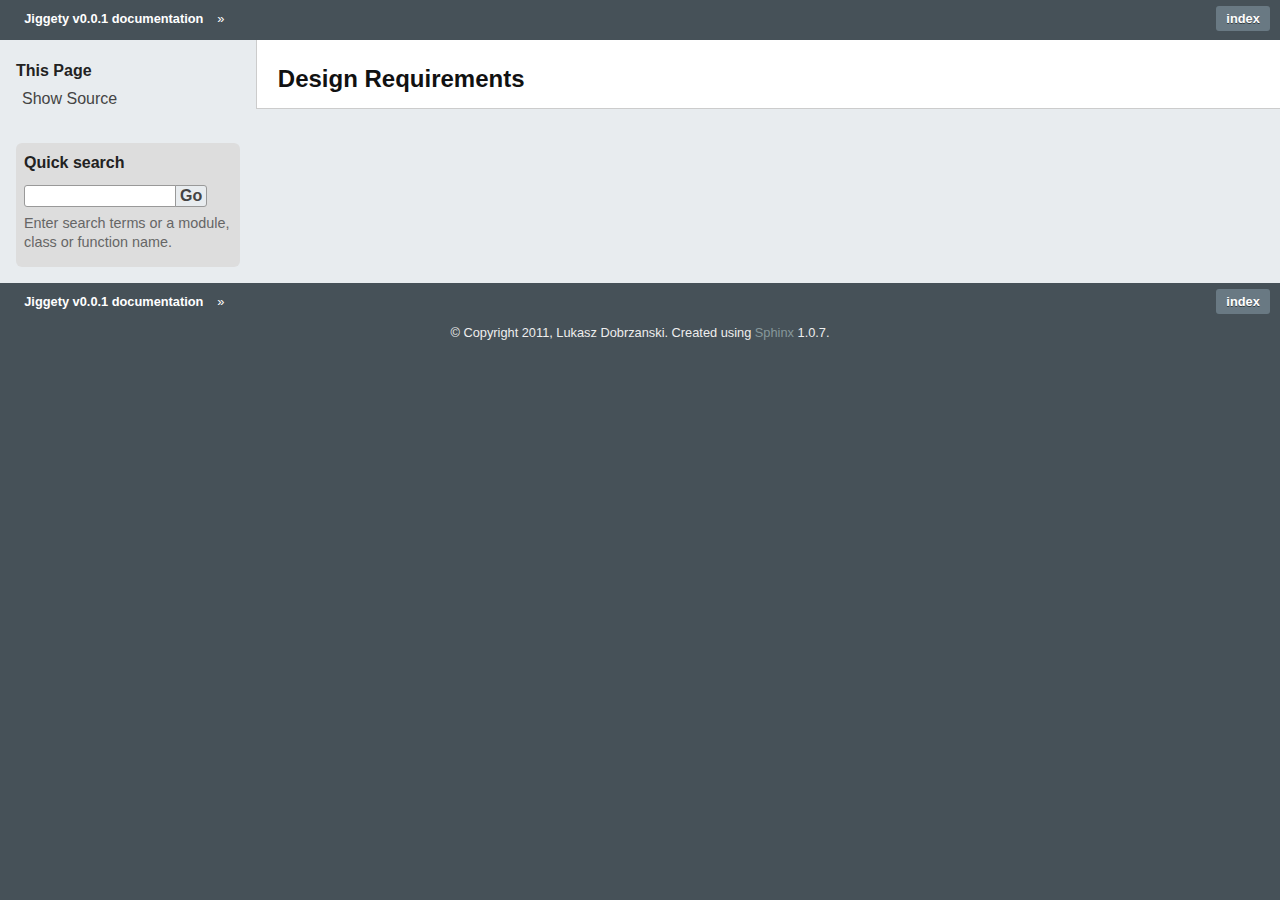
<file: _static/design_requirements.html>
<!DOCTYPE html PUBLIC "-//W3C//DTD XHTML 1.0 Transitional//EN"
  "http://www.w3.org/TR/xhtml1/DTD/xhtml1-transitional.dtd">

<html xmlns="http://www.w3.org/1999/xhtml">
  <head>
    <meta http-equiv="Content-Type" content="text/html; charset=utf-8" />
    
    <title>Design Requirements &mdash; Jiggety v0.0.1 documentation</title>
    <link rel="stylesheet" href="jiggety_theme.css" type="text/css" />
    <link rel="stylesheet" href="pygments.css" type="text/css" />
    <script type="text/javascript">
      var DOCUMENTATION_OPTIONS = {
        URL_ROOT:    '../',
        VERSION:     '0.0.1',
        COLLAPSE_INDEX: false,
        FILE_SUFFIX: '.html',
        HAS_SOURCE:  true
      };
    </script>
    <script type="text/javascript" src="jquery.js"></script>
    <script type="text/javascript" src="underscore.js"></script>
    <script type="text/javascript" src="doctools.js"></script>
    <link rel="top" title="Jiggety v0.0.1 documentation" href="../index.html" /> 
  </head>
  <body>
    <div class="related">
      <h3>Navigation</h3>
      <ul>
        <li class="right" style="margin-right: 10px">
          <a href="../genindex.html" title="General Index"
             accesskey="I">index</a></li>
        <li><a href="../index.html">Jiggety v0.0.1 documentation</a> &raquo;</li> 
      </ul>
    </div>  

    <div class="document">
      <div class="documentwrapper">
        <div class="bodywrapper">
          <div class="body">
            
  <div class="section" id="design-requirements">
<h1>Design Requirements<a class="headerlink" href="#design-requirements" title="Permalink to this headline">¶</a></h1>
</div>


          </div>
        </div>
      </div>
      <div class="sphinxsidebar">
        <div class="sphinxsidebarwrapper">
  <h3>This Page</h3>
  <ul class="this-page-menu">
    <li><a href="../_sources/_static/design_requirements.txt"
           rel="nofollow">Show Source</a></li>
  </ul>
<div id="searchbox" style="display: none">
  <h3>Quick search</h3>
    <form class="search" action="../search.html" method="get">
      <input type="text" name="q" size="18" />
      <input type="submit" value="Go" />
      <input type="hidden" name="check_keywords" value="yes" />
      <input type="hidden" name="area" value="default" />
    </form>
    <p class="searchtip" style="font-size: 90%">
    Enter search terms or a module, class or function name.
    </p>
</div>
<script type="text/javascript">$('#searchbox').show(0);</script>
        </div>
      </div>
      <div class="clearer"></div>
    </div>
    <div class="related">
      <h3>Navigation</h3>
      <ul>
        <li class="right" style="margin-right: 10px">
          <a href="../genindex.html" title="General Index"
             >index</a></li>
        <li><a href="../index.html">Jiggety v0.0.1 documentation</a> &raquo;</li> 
      </ul>
    </div>
    <div class="footer">
        &copy; Copyright 2011, Lukasz Dobrzanski.
      Created using <a href="http://sphinx.pocoo.org/">Sphinx</a> 1.0.7.
    </div>
  </body>
</html>
</file>
<file: _static/jiggety_theme.css>
/*
 * jiggety_theme.css
 * ~~~~~~~~~~~~~~~
 *
 * Sphinx stylesheet -- sphinxdoc theme.  Originally created by
 * Armin Ronacher for Werkzeug.
 *
 * Customized for ReadTheDocs by Eric Pierce & Eric Holscher
 *
 * :copyright: Copyright 2007-2010 by the Sphinx team, see AUTHORS.
 * :license: BSD, see LICENSE for details.
 *
 */

/* colors
 * light blue: #e8ecef
 * medium blue: #8ca1af
 * dark blue: #465158
 * dark grey: #444444
 *
 * white hover: #d1d9df;
 * medium blue hover: #697983;
 * green highlight: #8ecc4c
 * light blue (project bar): #e8ecef
 */

@import url("basic.css");

/* PAGE LAYOUT -------------------------------------------------------------- */

body {
    font: 100%/1.5 "ff-meta-web-pro-1","ff-meta-web-pro-2",Arial,"Helvetica Neue",sans-serif; 
    text-align: center;
    color: black;
    background-color: #465158;
    padding: 0;
    margin: 0;
}

div.document {
    text-align: left;
    background-color: #e8ecef;
}

div.bodywrapper {
    background-color: #ffffff;
    border-left: 1px solid #ccc;
    border-bottom: 1px solid #ccc;
    margin: 0 0 0 16em;
}

div.body {
    margin: 0;
    padding: 0.5em 1.3em;
    max-width: 55em;
    min-width: 20em;
}

div.related {
    font-size: 1em;
    background-color: #465158;
}

div.documentwrapper {
    float: left;
    width: 100%;
    background-color: #e8ecef;
}


/* HEADINGS --------------------------------------------------------------- */

h1 {
    margin: 0;
    padding: 0.7em 0 0.3em 0;
    font-size: 1.5em;
    line-height: 1.15;
    color: #111;
    clear: both;
}

h2 {
    margin: 2em 0 0.2em 0;
    font-size: 1.35em;
    padding: 0;
    color: #465158;
}

h3 {
    margin: 1em 0 -0.3em 0;
    font-size: 1.2em;
    color: #6c818f;
}

div.body h1 a, div.body h2 a, div.body h3 a, div.body h4 a, div.body h5 a, div.body h6 a {
    color: black;
}

h1 a.anchor, h2 a.anchor, h3 a.anchor, h4 a.anchor, h5 a.anchor, h6 a.anchor {
    display: none;
    margin: 0 0 0 0.3em;
    padding: 0 0.2em 0 0.2em;
    color: #aaa !important;
}

h1:hover a.anchor, h2:hover a.anchor, h3:hover a.anchor, h4:hover a.anchor,
h5:hover a.anchor, h6:hover a.anchor {
    display: inline;
}

h1 a.anchor:hover, h2 a.anchor:hover, h3 a.anchor:hover, h4 a.anchor:hover,
h5 a.anchor:hover, h6 a.anchor:hover {
    color: #777;
    background-color: #eee;
}


/* LINKS ------------------------------------------------------------------ */

/* Normal links get a pseudo-underline */
a {
    color: #444;
    text-decoration: none;
    border-bottom: 1px solid #ccc;
}

/* Links in sidebar, TOC, index trees and tables have no underline */
.sphinxsidebar a,
.toctree-wrapper a,
.indextable a,
#indices-and-tables a {
    color: #444;
    text-decoration: none;
    border-bottom: none;
}

/* Most links get an underline-effect when hovered */
a:hover,
div.toctree-wrapper a:hover,
.indextable a:hover,
#indices-and-tables a:hover {
    color: #111;
    text-decoration: none;
    border-bottom: 1px solid #111;
}

/* Footer links */
div.footer a {
    color: #86989B;
    text-decoration: none;
    border: none;
}
div.footer a:hover {
    color: #a6b8bb;
    text-decoration: underline;
    border: none;
}

/* Permalink anchor (subtle grey with a red hover) */
div.body a.headerlink {
    color: #ccc;
    font-size: 1em;
    margin-left: 6px;
    padding: 0 4px 0 4px;
    text-decoration: none;
    border: none;
}
div.body a.headerlink:hover {
    color: #c60f0f;
    border: none;
}


/* NAVIGATION BAR --------------------------------------------------------- */

div.related ul {
    height: 2.5em;
}

div.related ul li {
    margin: 0;
    padding: 0.65em 0;
    float: left;
    display: block;
    color: white; /* For the >> separators */
    font-size: 0.8em;
}

div.related ul li.right {
    float: right;
    margin-right: 5px;
    color: transparent; /* Hide the | separators */
}

/* "Breadcrumb" links in nav bar */
div.related ul li a {
    order: none;
    background-color: inherit;
    font-weight: bold;
    margin: 6px 0 6px 4px;
    line-height: 1.75em;
    color: #ffffff;
    padding: 0.4em 0.8em;
    border: none;
    border-radius: 3px;
}
/* previous / next / modules / index links look more like buttons */
div.related ul li.right a {
    margin: 0.375em 0;
    background-color: #697983;
    text-shadow: 0 1px rgba(0, 0, 0, 0.5);
    border-radius: 3px;
    -webkit-border-radius: 3px;
    -moz-border-radius: 3px;
}
/* All navbar links light up as buttons when hovered */
div.related ul li a:hover {
    background-color: #8ca1af;
    color: #ffffff;
    text-decoration: none;
    border-radius: 3px;
    -webkit-border-radius: 3px;
    -moz-border-radius: 3px;
}
/* Take extra precautions for tt within links */
a tt,
div.related ul li a tt {
    background: inherit !important;
    color: inherit !important;
}


/* SIDEBAR ---------------------------------------------------------------- */

div.sphinxsidebarwrapper {
    padding: 0;
}

div.sphinxsidebar {
    margin: 0;
    margin-left: -100%;
    float: left;
    top: 3em;
    left: 0;
    padding: 0 1em;
    width: 14em;
    font-size: 1em;
    text-align: left;
    background-color: #e8ecef;
}

div.sphinxsidebar img {
    max-width: 12em;
}

div.sphinxsidebar h3, div.sphinxsidebar h4 {
    margin: 1.2em 0 0.3em 0;
    font-size: 1em;
    padding: 0;
    color: #222222;
    font-family: "ff-meta-web-pro-1", "ff-meta-web-pro-2", "Arial", "Helvetica Neue", sans-serif;
}

div.sphinxsidebar h3 a {
    color: #444444;
}

div.sphinxsidebar ul,
div.sphinxsidebar p {
    margin-top: 0;
    padding-left: 0;
    line-height: 130%;
    background-color: #e8ecef;
}

/* No bullets for nested lists, but a little extra indentation */
div.sphinxsidebar ul ul {
    list-style-type: none;
    margin-left: 1.5em;
    padding: 0;
}

/* A little top/bottom padding to prevent adjacent links' borders
 * from overlapping each other */
div.sphinxsidebar ul li {
    padding: 1px 0;
}

/* A little left-padding to make these align with the ULs */
div.sphinxsidebar p.topless {
    padding-left: 0 0 0 1em;
}

/* Make these into hidden one-liners */
div.sphinxsidebar ul li,
div.sphinxsidebar p.topless {
    white-space: nowrap;
    overflow: hidden;
}
/* ...which become visible when hovered */
div.sphinxsidebar ul li:hover,
div.sphinxsidebar p.topless:hover {
    overflow: visible;
}

/* Search text box and "Go" button */
#searchbox {
    margin-top: 2em;
    margin-bottom: 1em;
    background: #ddd;
    padding: 0.5em;
    border-radius: 6px;
    -moz-border-radius: 6px;
    -webkit-border-radius: 6px;
}
#searchbox h3 {
    margin-top: 0;
}

/* Make search box and button abut and have a border */
input,
div.sphinxsidebar input {
    border: 1px solid #999;
    float: left;
}

/* Search textbox */
input[type="text"] {
    margin: 0;
    padding: 0 3px;
    height: 20px;
    width: 144px;
    border-top-left-radius: 3px;
    border-bottom-left-radius: 3px;
    -moz-border-radius-topleft: 3px;
    -moz-border-radius-bottomleft: 3px;
    -webkit-border-top-left-radius: 3px;
    -webkit-border-bottom-left-radius: 3px;
}
/* Search button */
input[type="submit"] {
    margin: 0 0 0 -1px; /* -1px prevents a double-border with textbox */
    height: 22px;
    color: #444;
    background-color: #e8ecef;
    padding: 1px 4px;
    font-weight: bold;
    border-top-right-radius: 3px;
    border-bottom-right-radius: 3px;
    -moz-border-radius-topright: 3px;
    -moz-border-radius-bottomright: 3px;
    -webkit-border-top-right-radius: 3px;
    -webkit-border-bottom-right-radius: 3px;
}
input[type="submit"]:hover {
    color: #ffffff;
    background-color: #8ecc4c;
}

div.sphinxsidebar p.searchtip {
    clear: both;
    padding: 0.5em 0 0 0;
    background: #ddd;
    color: #666;
    font-size: 0.9em;
}

/* Sidebar links are unusual */
div.sphinxsidebar li a,
div.sphinxsidebar p a {
    background: #e8ecef; /* In case links overlap main content */
    border-radius: 3px;
    -moz-border-radius: 3px;
    -webkit-border-radius: 3px;
    border: 1px solid transparent; /* To prevent things jumping around on hover */
    padding: 0 5px 0 5px;
}
div.sphinxsidebar li a:hover,
div.sphinxsidebar p a:hover {
    color: #111;
    text-decoration: none;
    border: 1px solid #888;
}

/* Tweak any link appearing in a heading */
div.sphinxsidebar h3 a {
}




/* OTHER STUFF ------------------------------------------------------------ */

cite, code, tt {
    font-family: 'Consolas', 'Deja Vu Sans Mono',
                 'Bitstream Vera Sans Mono', monospace;
    font-size: 0.95em;
    letter-spacing: 0.01em;
}

tt {
    background-color: #f2f2f2;
    color: #444;
}

tt.descname, tt.descclassname, tt.xref {
    border: 0;
}

hr {
    border: 1px solid #abc;
    margin: 2em;
}

pre, #_fontwidthtest {
    font-family: 'Consolas', 'Deja Vu Sans Mono',
                 'Bitstream Vera Sans Mono', monospace;
    margin: 1em 2em;
    font-size: 0.95em;
    letter-spacing: 0.015em;
    line-height: 120%;
    padding: 0.5em;
    border: 1px solid #ccc;
    background-color: #eee;
    border-radius: 6px;
    -moz-border-radius: 6px;
    -webkit-border-radius: 6px;
}

pre a {
    color: inherit;
    text-decoration: underline;
}

td.linenos pre {
    padding: 0.5em 0;
}

div.quotebar {
    background-color: #f8f8f8;
    max-width: 250px;
    float: right;
    padding: 2px 7px;
    border: 1px solid #ccc;
}

div.topic {
    background-color: #f8f8f8;
}

table {
    border-collapse: collapse;
    margin: 0 -0.5em 0 -0.5em;
}

table td, table th {
    padding: 0.2em 0.5em 0.2em 0.5em;
}


/* ADMONITIONS AND WARNINGS ------------------------------------------------- */

/* Shared by admonitions, warnings and sidebars */
div.admonition,
div.warning,
div.sidebar {
    font-size: 0.9em;
    margin: 2em;
    padding: 0;
    /*
    border-radius: 6px;
    -moz-border-radius: 6px;
    -webkit-border-radius: 6px;
    */
}
div.admonition p,
div.warning p,
div.sidebar p {
    margin: 0.5em 1em 0.5em 1em;
    padding: 0;
}
div.admonition pre,
div.warning pre,
div.sidebar pre {
    margin: 0.4em 1em 0.4em 1em;
}
div.admonition p.admonition-title,
div.warning p.admonition-title,
div.sidebar p.sidebar-title {
    margin: 0;
    padding: 0.1em 0 0.1em 0.5em;
    color: white;
    font-weight: bold;
    font-size: 1.1em;
    text-shadow: 0 1px rgba(0, 0, 0, 0.5);
}
div.admonition ul, div.admonition ol,
div.warning ul, div.warning ol,
div.sidebar ul, div.sidebar ol {
    margin: 0.1em 0.5em 0.5em 3em;
    padding: 0;
}


/* Admonitions and sidebars only */
div.admonition, div.sidebar {
    border: 1px solid #609060;
    background-color: #e9ffe9;
}
div.admonition p.admonition-title,
div.sidebar p.sidebar-title {
    background-color: #70A070;
    border-bottom: 1px solid #609060;
}


/* Warnings only */
div.warning {
    border: 1px solid #900000;
    background-color: #ffe9e9;
}
div.warning p.admonition-title {
    background-color: #b04040;
    border-bottom: 1px solid #900000;
}


/* Sidebars only */
div.sidebar {
  max-width: 200px;
}



div.versioninfo {
    margin: 1em 0 0 0;
    border: 1px solid #ccc;
    background-color: #DDEAF0;
    padding: 8px;
    line-height: 1.3em;
    font-size: 0.9em;
}

.viewcode-back {
    font-family: 'Lucida Grande', 'Lucida Sans Unicode', 'Geneva',
                 'Verdana', sans-serif;
}

div.viewcode-block:target {
    background-color: #f4debf;
    border-top: 1px solid #ac9;
    border-bottom: 1px solid #ac9;
}

dl {
    margin: 1em 0 2.5em 0;
}

/* Highlight target when you click an internal link */
dt:target {
    background: #ffe080;
}
/* Don't highlight whole divs */
div.highlight {
    background: transparent;
}
/* But do highlight spans (so search results can be highlighted) */
span.highlight {
    background: #ffe080;
}

div.footer {
    background-color: #465158;
    color: #eeeeee;
    padding: 0 2em 2em 2em;
    clear: both;
    font-size: 0.8em;
    text-align: center;
}

p {
    margin: 0.8em 0 0.5em 0;
}

.section p img {
    margin: 1em 2em;
}


/* MOBILE LAYOUT -------------------------------------------------------------- */

@media screen and (max-width: 600px) {
    
    h1, h2, h3, h4, h5 {
        position: relative;
    }

    ul {
        padding-left: 1.25em;
    }

    div.bodywrapper a.headerlink, #indices-and-tables h1 a {
        color: #e6e6e6;
        font-size: 80%;
        float: right;
        line-height: 1.8;
        position: absolute;
        right: -0.7em;
        visibility: inherit;
    }

    div.bodywrapper h1 a.headerlink, #indices-and-tables h1 a {
        line-height: 1.5;
    }

    pre {
        font-size: 0.7em;
        overflow: auto;
        word-wrap: break-word;
        white-space: pre-wrap;
    }

    div.related ul {
        height: 2.5em;
        padding: 0;
        text-align: left;
    }

    div.related ul li {
        clear: both;
        color: #465158;
        padding: 0.2em 0;
    }

    div.related ul li:last-child {
        border-bottom: 1px dotted #8ca1af;
        padding-bottom: 0.4em;
        margin-bottom: 1em;
        width: 100%;
    }

    div.related ul li a {
        color: #465158;
        padding-right: 0;
    }

    div.related ul li a:hover {
        background: inherit;
        color: inherit;
    }

    div.related ul li.right {
        clear: none;
        padding: 0.65em 0;
        margin-bottom: 0.5em;
    }

    div.related ul li.right a {
        color: #fff;
        padding-right: 0.8em;
    }

    div.related ul li.right a:hover {
        background-color: #8ca1af;
    }

    div.body {
        clear: both;
        min-width: 0;
        word-wrap: break-word;
    }

    div.bodywrapper {
        margin: 0 0 0 0;
    }

    div.sphinxsidebar {
        float: none;
        margin: 0;
        width: auto;
    }

    div.sphinxsidebar input[type="text"] {
        height: 2em;
        line-height: 2em;
        width: 70%;
    }

    div.sphinxsidebar input[type="submit"] {
        height: 2em;
        margin-left: 0.5em;
        width: 20%;
    }

    div.sphinxsidebar p.searchtip {
        background: inherit;
        margin-bottom: 1em;
    }

    div.sphinxsidebar ul li, div.sphinxsidebar p.topless {
        white-space: normal;
    }

    .bodywrapper img {
        display: block;
        margin-left: auto;
        margin-right: auto;
        max-width: 100%;
    }

    div.documentwrapper {
        float: none;
    }

    div.admonition, div.warning, pre, blockquote {
        margin-left: 0em;
        margin-right: 0em;
    }

    .body p img {
        margin: 0;
    }

    #searchbox {
        background: transparent;
    }

    .related:not(:first-child) li {
        display: none;
    }

    .related:not(:first-child) li.right {
        display: block;
    }

    div.footer {
        padding: 1em;
    }

    .rtd_doc_footer .badge {
        float: none;
        margin: 1em auto;
        position: static;
    }

    .rtd_doc_footer .badge.revsys-inline {
        margin-right: auto;
        margin-bottom: 2em;
    }

    table.indextable {
        display: block;
        width: auto; 
    }

    .indextable tr {
        display: block;
    }

    .indextable td {
        display: block;
        padding: 0;
        width: auto !important;
    }

    .indextable td dt {
        margin: 1em 0;
    }

    ul.search {
        margin-left: 0.25em;
    }

    ul.search li div.context {
        font-size: 90%;
        line-height: 1.1;
        margin-bottom: 1;
        margin-left: 0;
    }

}
</file>
<file: _static/pygments.css>
.highlight .hll { background-color: #ffffcc }
.highlight  { background: #eeffcc; }
.highlight .c { color: #408090; font-style: italic } /* Comment */
.highlight .err { border: 1px solid #FF0000 } /* Error */
.highlight .k { color: #007020; font-weight: bold } /* Keyword */
.highlight .o { color: #666666 } /* Operator */
.highlight .cm { color: #408090; font-style: italic } /* Comment.Multiline */
.highlight .cp { color: #007020 } /* Comment.Preproc */
.highlight .c1 { color: #408090; font-style: italic } /* Comment.Single */
.highlight .cs { color: #408090; background-color: #fff0f0 } /* Comment.Special */
.highlight .gd { color: #A00000 } /* Generic.Deleted */
.highlight .ge { font-style: italic } /* Generic.Emph */
.highlight .gr { color: #FF0000 } /* Generic.Error */
.highlight .gh { color: #000080; font-weight: bold } /* Generic.Heading */
.highlight .gi { color: #00A000 } /* Generic.Inserted */
.highlight .go { color: #303030 } /* Generic.Output */
.highlight .gp { color: #c65d09; font-weight: bold } /* Generic.Prompt */
.highlight .gs { font-weight: bold } /* Generic.Strong */
.highlight .gu { color: #800080; font-weight: bold } /* Generic.Subheading */
.highlight .gt { color: #0040D0 } /* Generic.Traceback */
.highlight .kc { color: #007020; font-weight: bold } /* Keyword.Constant */
.highlight .kd { color: #007020; font-weight: bold } /* Keyword.Declaration */
.highlight .kn { color: #007020; font-weight: bold } /* Keyword.Namespace */
.highlight .kp { color: #007020 } /* Keyword.Pseudo */
.highlight .kr { color: #007020; font-weight: bold } /* Keyword.Reserved */
.highlight .kt { color: #902000 } /* Keyword.Type */
.highlight .m { color: #208050 } /* Literal.Number */
.highlight .s { color: #4070a0 } /* Literal.String */
.highlight .na { color: #4070a0 } /* Name.Attribute */
.highlight .nb { color: #007020 } /* Name.Builtin */
.highlight .nc { color: #0e84b5; font-weight: bold } /* Name.Class */
.highlight .no { color: #60add5 } /* Name.Constant */
.highlight .nd { color: #555555; font-weight: bold } /* Name.Decorator */
.highlight .ni { color: #d55537; font-weight: bold } /* Name.Entity */
.highlight .ne { color: #007020 } /* Name.Exception */
.highlight .nf { color: #06287e } /* Name.Function */
.highlight .nl { color: #002070; font-weight: bold } /* Name.Label */
.highlight .nn { color: #0e84b5; font-weight: bold } /* Name.Namespace */
.highlight .nt { color: #062873; font-weight: bold } /* Name.Tag */
.highlight .nv { color: #bb60d5 } /* Name.Variable */
.highlight .ow { color: #007020; font-weight: bold } /* Operator.Word */
.highlight .w { color: #bbbbbb } /* Text.Whitespace */
.highlight .mf { color: #208050 } /* Literal.Number.Float */
.highlight .mh { color: #208050 } /* Literal.Number.Hex */
.highlight .mi { color: #208050 } /* Literal.Number.Integer */
.highlight .mo { color: #208050 } /* Literal.Number.Oct */
.highlight .sb { color: #4070a0 } /* Literal.String.Backtick */
.highlight .sc { color: #4070a0 } /* Literal.String.Char */
.highlight .sd { color: #4070a0; font-style: italic } /* Literal.String.Doc */
.highlight .s2 { color: #4070a0 } /* Literal.String.Double */
.highlight .se { color: #4070a0; font-weight: bold } /* Literal.String.Escape */
.highlight .sh { color: #4070a0 } /* Literal.String.Heredoc */
.highlight .si { color: #70a0d0; font-style: italic } /* Literal.String.Interpol */
.highlight .sx { color: #c65d09 } /* Literal.String.Other */
.highlight .sr { color: #235388 } /* Literal.String.Regex */
.highlight .s1 { color: #4070a0 } /* Literal.String.Single */
.highlight .ss { color: #517918 } /* Literal.String.Symbol */
.highlight .bp { color: #007020 } /* Name.Builtin.Pseudo */
.highlight .vc { color: #bb60d5 } /* Name.Variable.Class */
.highlight .vg { color: #bb60d5 } /* Name.Variable.Global */
.highlight .vi { color: #bb60d5 } /* Name.Variable.Instance */
.highlight .il { color: #208050 } /* Literal.Number.Integer.Long */
</file>
